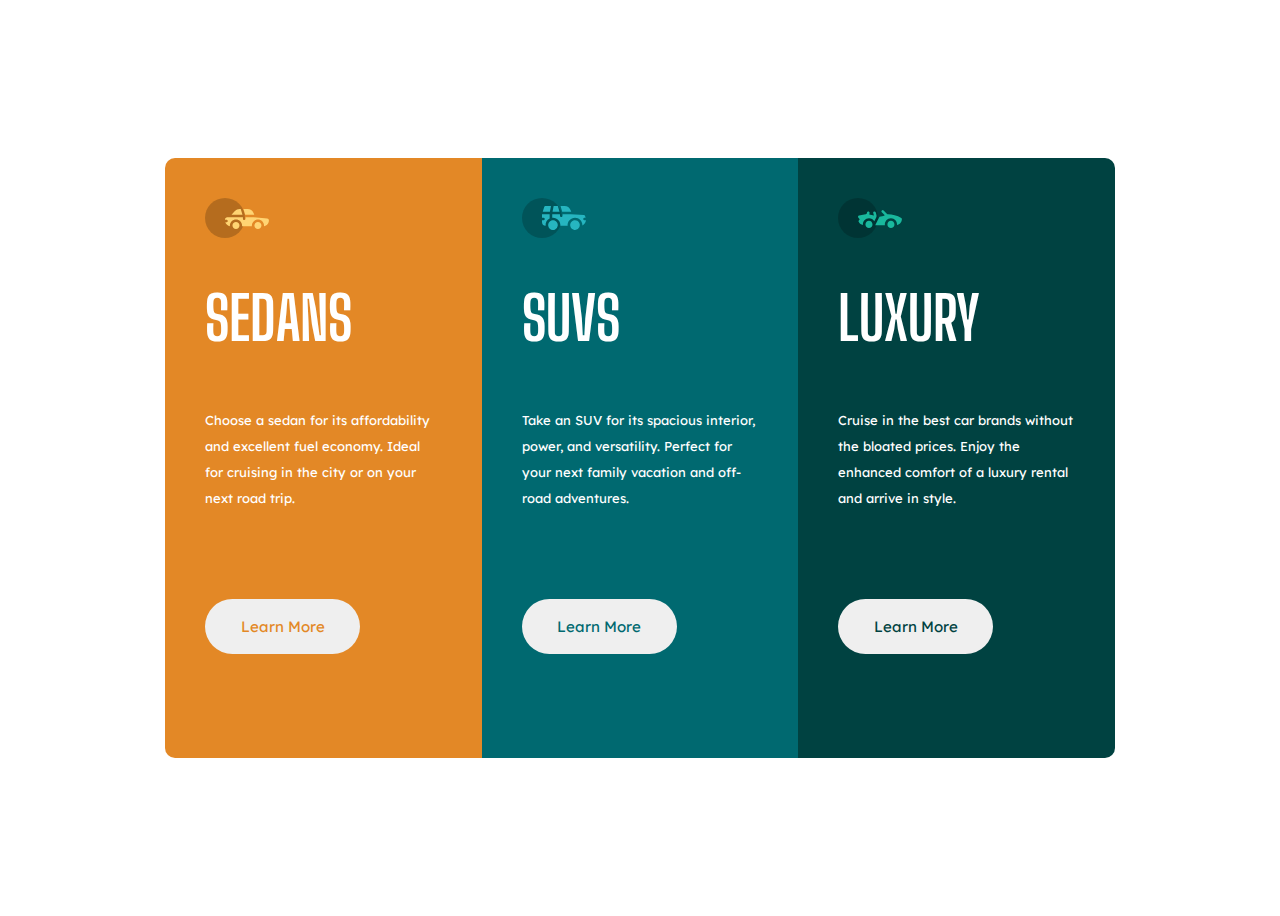
<file: 3-column-preview-card-component-main/index.html>
<!DOCTYPE html>
<html lang="en">

<head>
  <meta charset="UTF-8">
  <meta name="viewport" content="width=device-width, initial-scale=1.0">
  <!-- displays site properly based on user's device -->
  <link rel="stylesheet" href="style.css" class="style">
  <link rel="icon" type="image/png" sizes="32x32" href="./images/favicon-32x32.png">


</head>

<body>
  <div class="container">


    <div class="first">
      <div class="icon">
        <div class="sedan"><img src="./images/icon-sedans.svg"></div>
      </div>
      <div class="title">
        <h1 class="sedan">sedans</h1>
      </div>
      <div class="body_text">
        <p>
          Choose a sedan for its affordability and excellent fuel economy. Ideal for cruising in the city
          or on your next road trip.
        </p>
      </div>
      <div class="button_main">
        <button class="button1">Learn More</button>
      </div>
    </div>

    <div class="second">
      <div class="icon">
        <div class="suv"><img src="./images/icon-suvs.svg"></div>
      </div>
      <div class="title">
        <h1 class="suv">suvs</h1>
      </div>
      <div class="body_text">
        <p>
          Take an SUV for its spacious interior, power, and versatility. Perfect for your next family vacation
          and off-road adventures.
        </p>
      </div>
      <div class="button_main">
        <button class="button2">Learn More</button>
      </div>
    </div>

    <div class="third">
      <div class="icon">
        <div class="luxury"><img src="./images/icon-luxury.svg"></div>
      </div>
      <div class="title">
        <h1 class="luxury">luxury</h1>
      </div>
      <div class="body_text">
        <p>
          Cruise in the best car brands without the bloated prices. Enjoy the enhanced comfort of a luxury
          rental and arrive in style.
        </p>
      </div>
      <div class="button_main">
        <button class="button3">Learn More</button>
      </div>
    </div>

  </div>

</body>

</html>
</file>
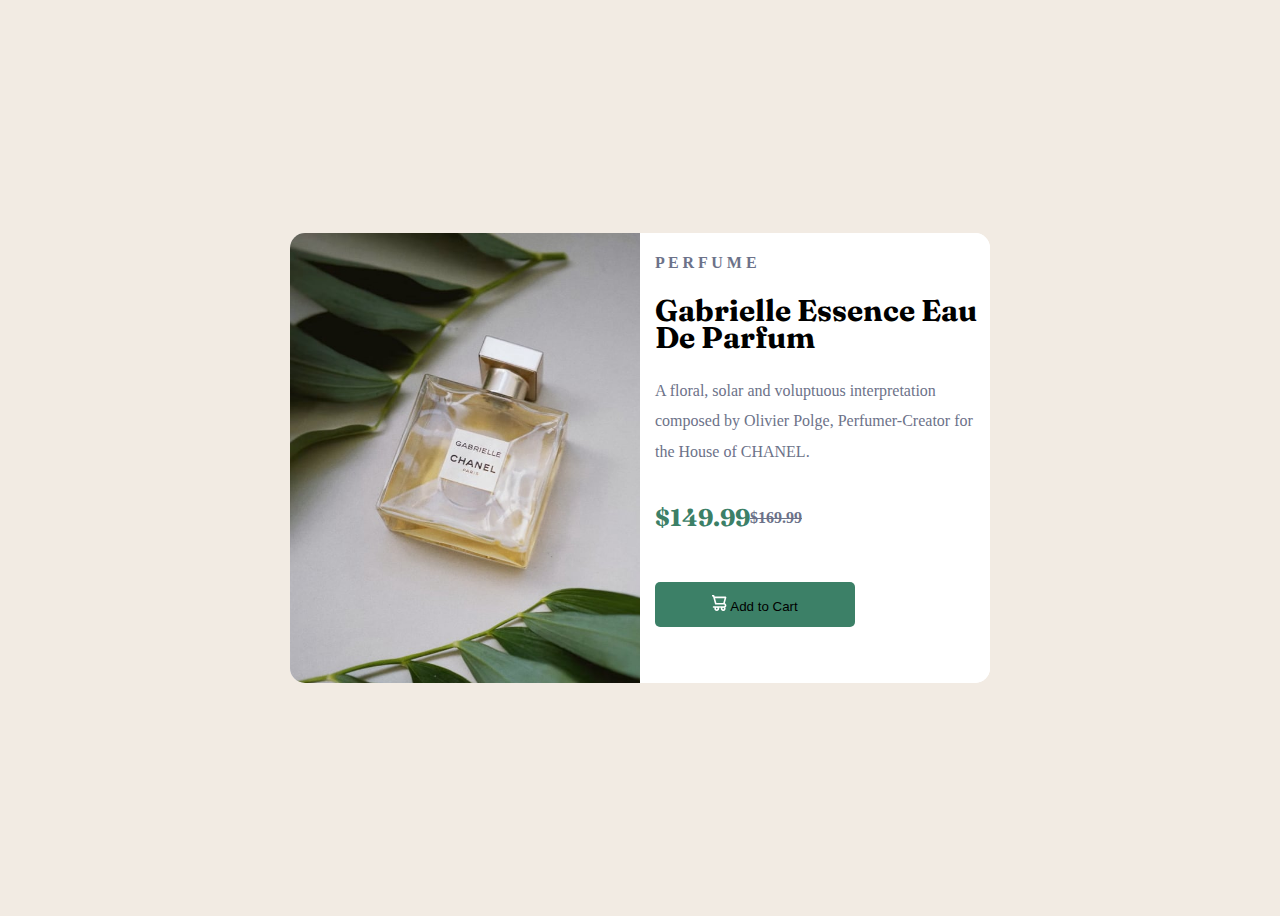
<file: product-preview-card-component-main/index.html>
<!DOCTYPE html>
<html lang="en">

<head>

  <link rel="stylesheet" href="./style.css" class="style">
  <meta charset="UTF-8">
  <meta name="viewport" content="width=device-width, initial-scale=1.0">
  <!-- displays site properly based on user's device -->

  <link rel="icon" type="image/png" sizes="32x32" href="./images/favicon-32x32.png">

  <title>Frontend Mentor | Product preview card component</title>

  <!-- Feel free to remove these styles or customise in your own stylesheet 👍 -->
  <style>
    .attribution {
      font-size: 11px;
      text-align: center;
    }

    .attribution a {
      color: hsl(228, 45%, 44%);
    }

  </style>
</head>

<body>




  <div class="container">
    <div class="picture">
      <img src="./images/image-product-desktop.jpg" alt="">
    </div>

    <div class="container2">
      <div class="text">

        <h4>P E R F U M E</h4>
        <h2>Gabrielle Essence Eau De Parfum</h2>
        <p>A floral, solar and voluptuous interpretation composed by Olivier Polge, Perfumer-Creator for the House of
          CHANEL.</p>

      </div>
      <div class="price">
        <h2>$149.99</h2>
        <h4>$169.99</h4>
      </div>
      <div class="button">
        <button type="button1" class="button1">
          <span class="button__icon"><img src="./images/icon-cart.svg" alt=""></span>
          <span class="button__text">Add to Cart</span>
        </button>
      </div>
    </div>
  </div>
</body>

</html>
</file>
<file: 3-column-preview-card-component-main/style.css>
@import url('https://fonts.googleapis.com/css2?family=Fraunces:opsz,wght@9..144,500;9..144,700&family=Lexend+Deca&family=Montserrat:wght@500;700&display=swap');
@import url('https://fonts.googleapis.com/css2?family=Big+Shoulders+Display:wght@700&family=Fraunces:opsz,wght@9..144,500;9..144,700&family=Lexend+Deca&family=Montserrat:wght@500;700&display=swap');

/* font-family: 'Lexend Deca', sans-serif; */
/* font-family: 'Big Shoulders Display', cursive; */

body {
    display: flex;
    justify-content: center;
    align-items: center;
    height: 100vh;
}

.container {
    display: grid;
    grid-template-columns: 1fr 1fr 1fr;
    grid-area:
        "first second third"
    ;
    width: 950px;
    height: 600px;
    border-radius: 10px;
    overflow: hidden;
}

.first {
    display: flex;
    background-color: hsl(31, 77%, 52%);
    flex-direction: column;
    padding: 40px;
    align-items: space-evenly;
}

.second {
    display: flex;
    background-color: hsl(184, 100%, 22%);
    flex-direction: column;
    justify-content: flex-start;
    padding: 40px;
}

.third {
    display: flex;
    background-color: hsl(179, 100%, 13%);
    flex-direction: column;
    padding: 40px;
}

.body_text {
    font-family: 'Lexend Deca', sans-serif;
    color: white;
    font-size: 13px;
    line-height: 2em;
    text-align: left;
}

.title {
    font-family: 'Big Shoulders Display', cursive;
    color: white;
    font-size: 30px;
    text-transform: uppercase;
}

/* .button_main {
    background-color: white;
    height: 20px;
} */

.button1 {
    color: hsl(31, 77%, 52%);
    border-radius: 50px;
    width: 155px;
    height: 55px;
    border-color: transparent;
    font-family: 'Lexend Deca', sans-serif;
    font-size: 15px;
    margin-top: 75px;
}

.button2 {
    color: hsl(184, 100%, 22%);
    border-radius: 50px;
    width: 155px;
    height: 55px;
    border-color: transparent;
    font-family: 'Lexend Deca', sans-serif;
    font-size: 15px;
    margin-top: 75px;
}

.button3 {
    color: hsl(179, 100%, 13%);
    border-radius: 50px;
    width: 155px;
    height: 55px;
    border-color: transparent;
    font-family: 'Lexend Deca', sans-serif;
    font-size: 15px;
    margin-top: 75px;
}

.button1:hover {
    background-color: transparent;
    border-color: white;
    color: white;
    cursor: pointer;
}

.button2:hover {
    background-color: transparent;
    border-color: white;
    color: white;
    cursor: pointer;

}

.button3:hover {
    background-color: transparent;
    border-color: white;
    color: white;
    cursor: pointer;
}
</file>
<file: product-preview-card-component-main/style.css>
@import url('https://fonts.googleapis.com/css2?family=Fraunces:opsz,wght@9..144,500;9..144,700&family=Montserrat:wght@500;700&display=swap');
/* font-family: 'Fraunces', serif;
font-family: 'Montserrat', sans-serif; */

body {
    display: flex;
    justify-content: center;
    align-items: center;
    height: 100vh;
    background-color: hsl(30, 38%, 92%);


}

.container {
    display: grid;
    width: 700px;
    height: 450px;
    border-radius: 15px;
    background-color: hsl(0, 0%, 100%);
    grid-template-columns: 1fr 1fr;
    justify-content: flex-start;
    overflow: hidden;
    grid-template-areas:
        "picture container2"
    ;
}

.picture {
    grid-area: picture;


}

.container2 {
    padding-left: 15px;
    align-items: flex-start;
    background-color: hsl(0, 0%, 100%);
    grid-area: container2;
    display: flex;
    flex-direction: column;



}

.text h2 {
    font-size: 30px;
    font-family: 'Fraunces', serif;
    line-height: .9em;
}

.picture>img {
    max-width: 100%;
    height: 100%;
    object-fit: cover;
}

.button {
    padding-top: 30px;
    border-color: transparent;
}

.button>button {
    background-color: hsl(158, 36%, 37%);
    width: 200px;
    height: 45px;
    border-radius: 5px;
    border-color: transparent;
}

.price>h2 {
    color: hsl(158, 36%, 37%)
}

h4 {
    color: hsl(228, 12%, 48%)
}

.container2 p {
    color: hsl(228, 12%, 48%);
    line-height: 1.9em;
}

.price {
    display: flex;
    justify-content: center;
    align-items: center;

}

.price h2 {
    color: hsl(158, 36%, 37%);
    font-family: 'Fraunces', serif;
}

.price h4 {
    text-decoration: line-through;
}
</file>
